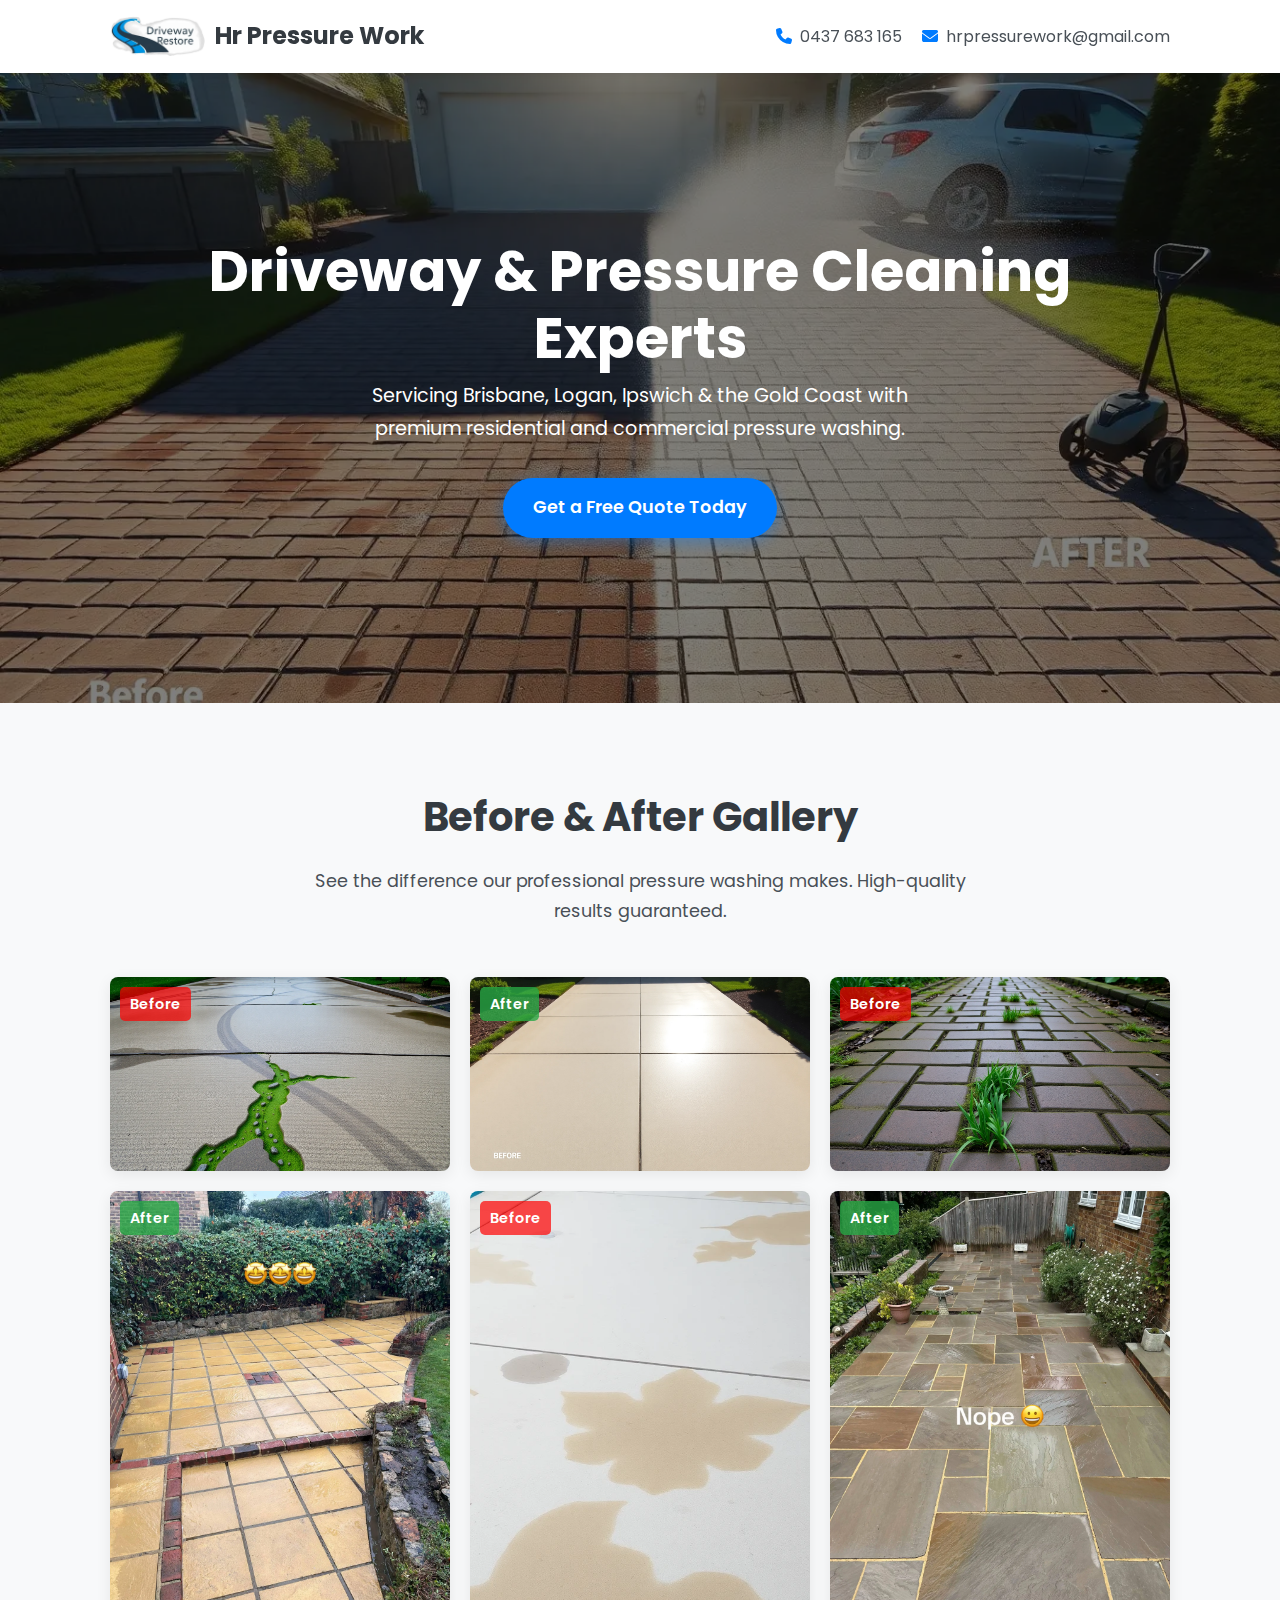
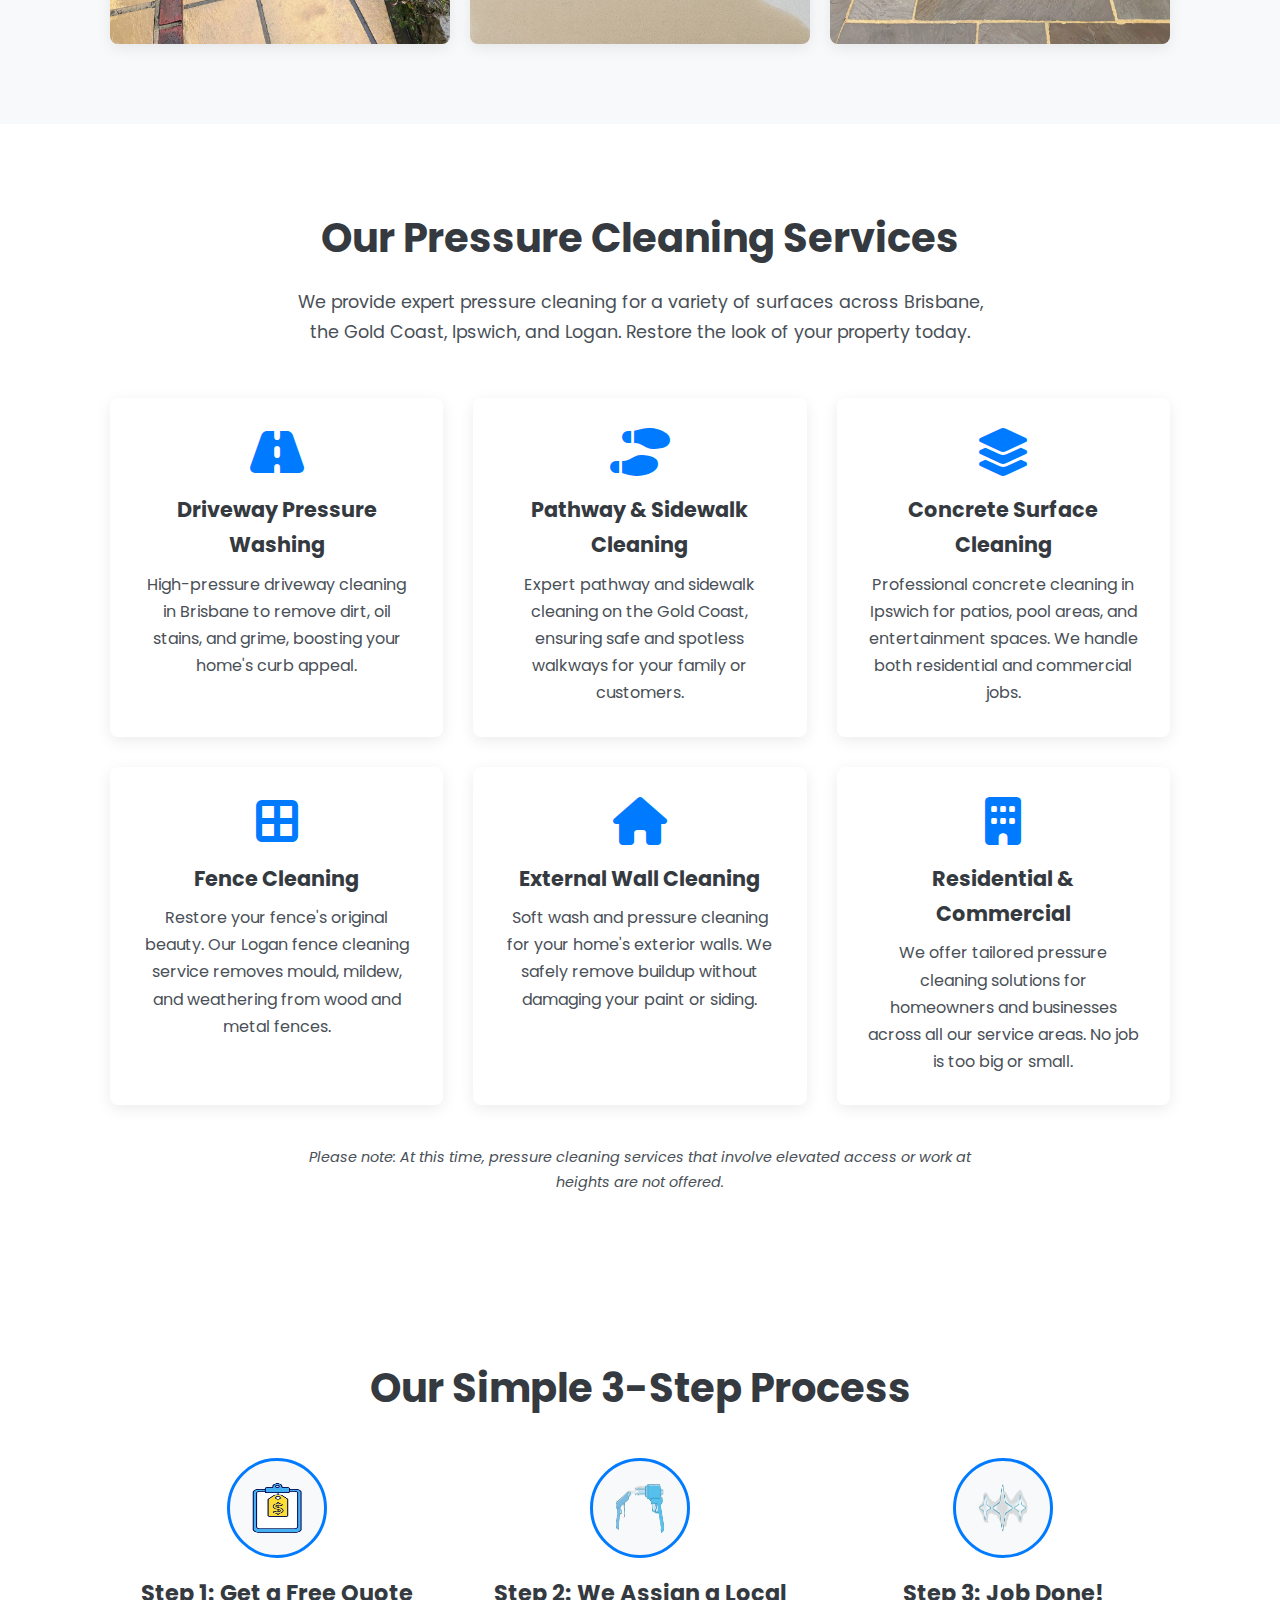
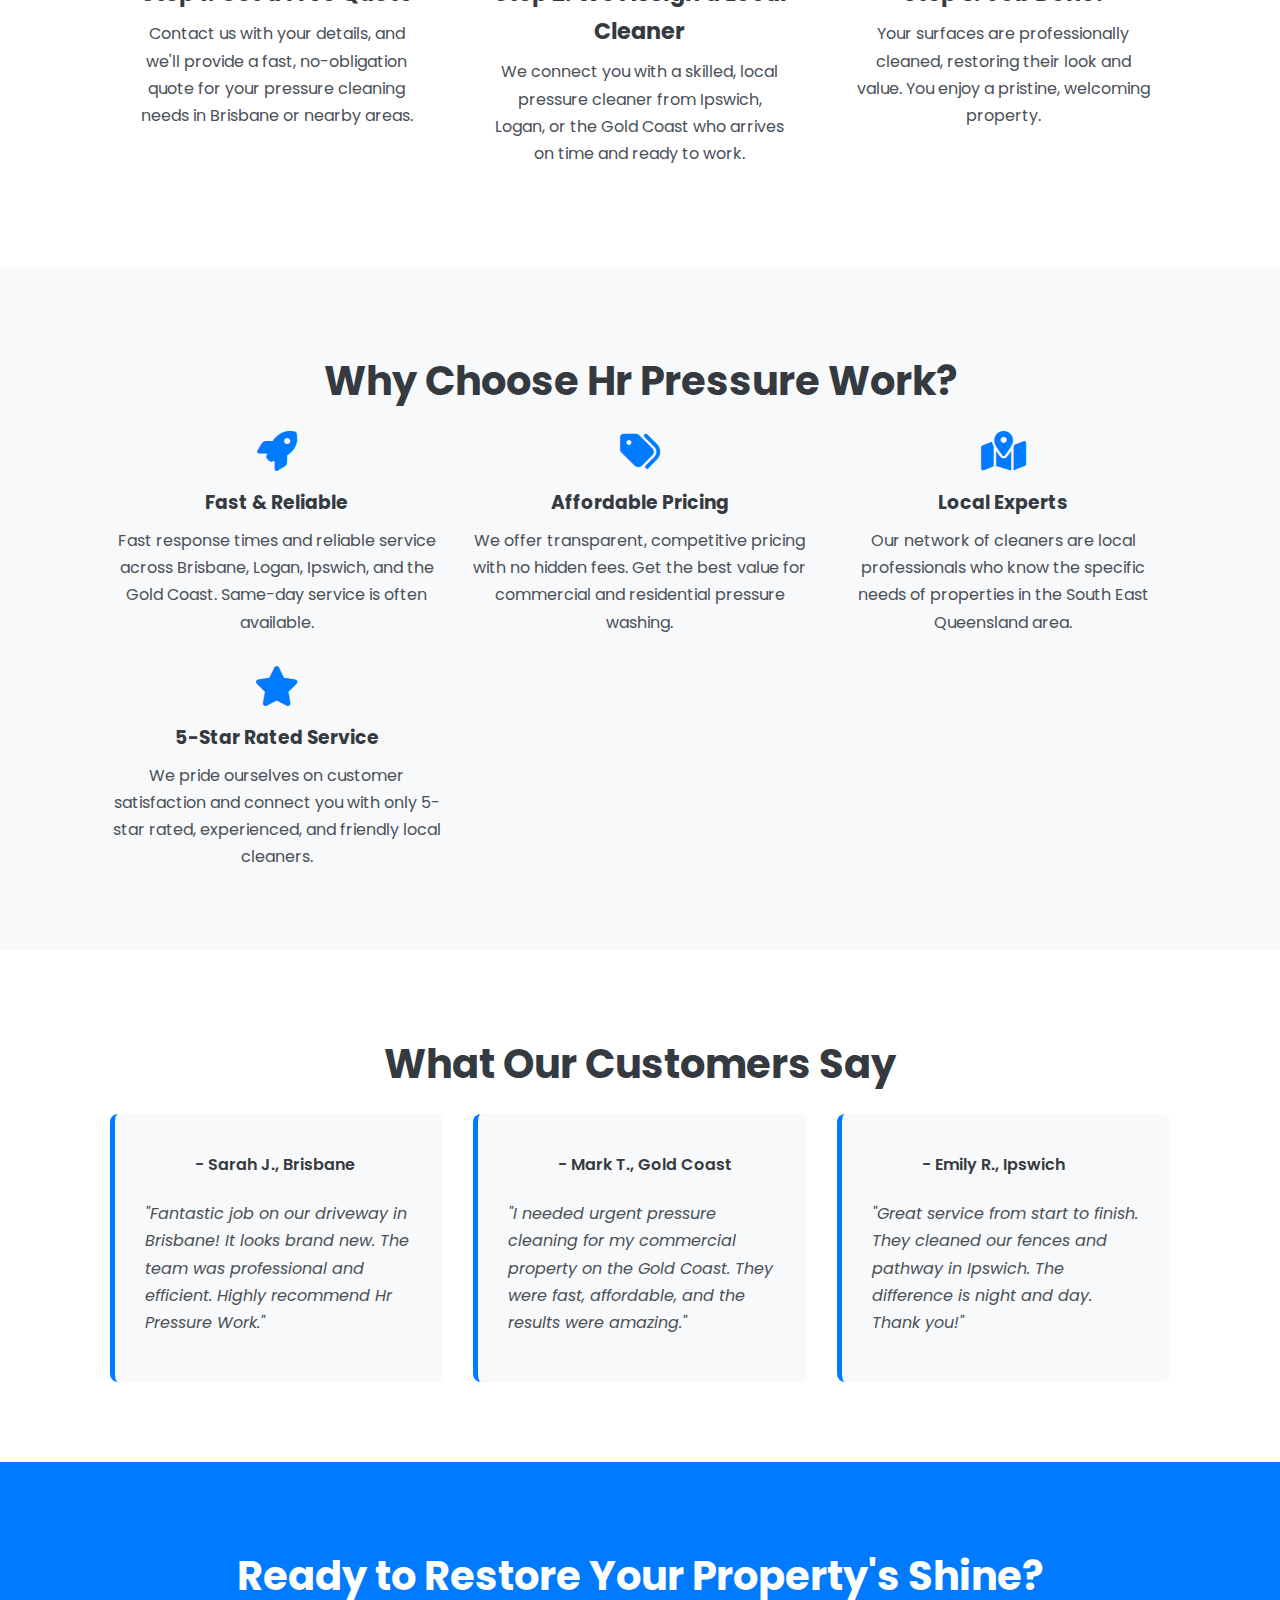
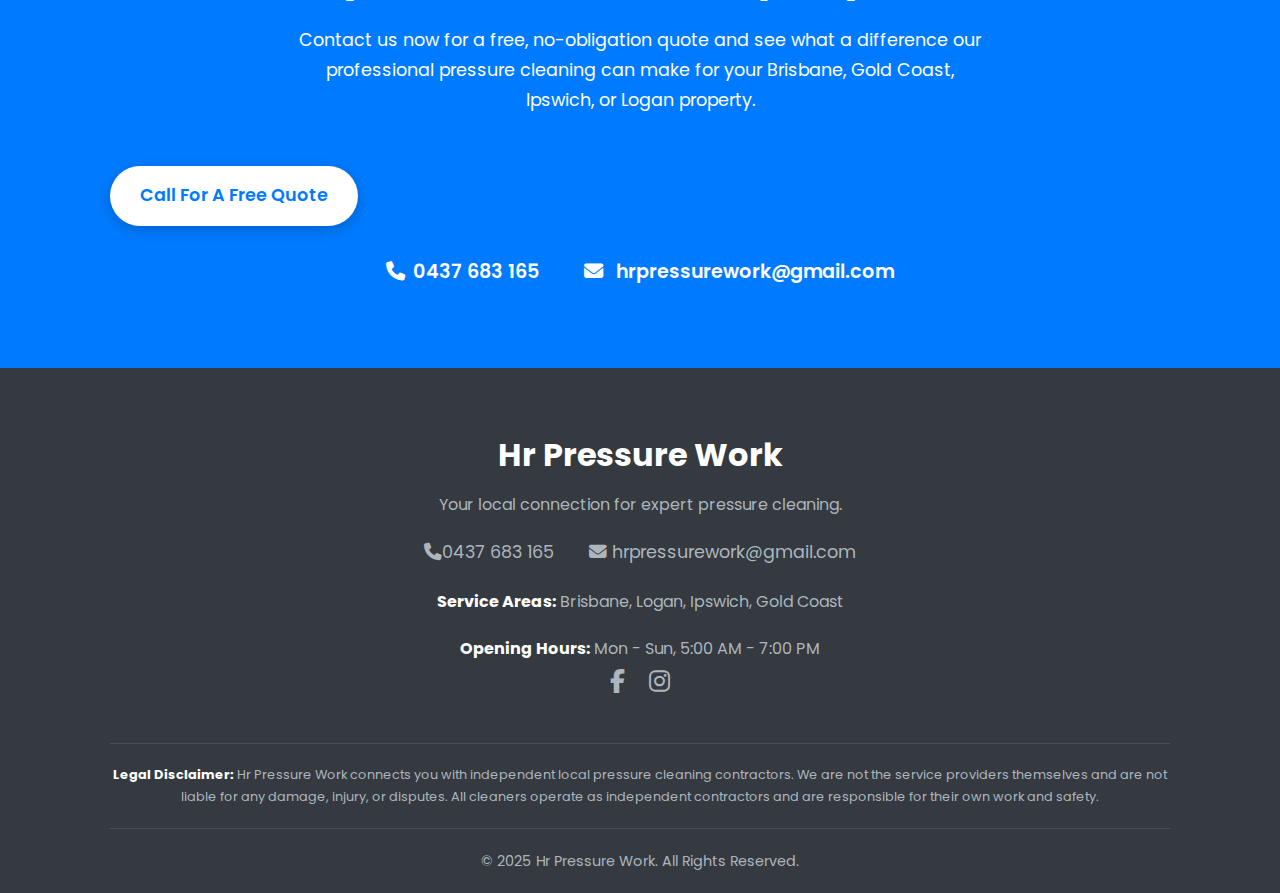
<file: index.html>
<!DOCTYPE html>
<html lang="en">
<head>
    <link rel="canonical" href="https://hrpressurework.com">
    <meta charset="UTF-8">
    <meta name="viewport" content="width=device-width, initial-scale=1.0">
    <title>Hr Pressure Work | Pressure Cleaning Brisbane, Logan, Ipswich & Gold Coast</title>
    
    <!-- Preload critical resources -->
    <link rel="preload" href="https://fonts.googleapis.com/css2?family=Poppins:wght@400;600;700&display=swap" as="style" onload="this.onload=null;this.rel='stylesheet'">
    <noscript><link rel="stylesheet" href="https://fonts.googleapis.com/css2?family=Poppins:wght@400;600;700&display=swap"></noscript>
    <link rel="preload" href="https://cdnjs.cloudflare.com/ajax/libs/font-awesome/6.4.0/css/all.min.css" as="style" onload="this.onload=null;this.rel='stylesheet'">
    <noscript><link rel="stylesheet" href="https://cdnjs.cloudflare.com/ajax/libs/font-awesome/6.4.0/css/all.min.css"></noscript>
    
    <!-- Preload critical images -->
    <link rel="preload" href="logo.webp" as="image">
    <link rel="preload" href="hero-background.webp" as="image">

    <script type="application/ld+json">
{
  "@context": "https://schema.org",
  "@type": "LocalBusiness",
  "name": "Hr Pressure Work",
  "description": "Hr Pressure Work offers professional pressure cleaning services across Brisbane. We specialize in restoring driveways, pathways, fences, and external surfaces to like-new condition using powerful equipment and proven techniques.",
  "image": "https://hrpressurework.com.au/og-image.png",
  "telephone": "+61437683165",
  "email": "hrpressurework@gmail.com",
  "address": {
    "@type": "PostalAddress",
    "streetAddress": "123 Wrecker Lane",
    "addressLocality": "Rocklea",
    "addressRegion": "QLD",
    "postalCode": "4106",
    "addressCountry": "AU"
  },
  "geo": {
    "@type": "GeoCoordinates",
    "latitude": -27.5111,
    "longitude": 153.0287
  },
  "url": "https://hrpressurework.com",
  "openingHoursSpecification": {
    "@type": "OpeningHoursSpecification",
    "dayOfWeek": [
      "Monday",
      "Tuesday",
      "Wednesday",
      "Thursday",
      "Friday",
      "Saturday",
      "Sunday"
    ],
    "opens": "05:00",
    "closes": "19:00"
  },
  "priceRange": "$$"
}
</script>

    <meta name="description" content="Professional driveway and pressure cleaning services in Brisbane, Logan, Ipswich, and the Gold Coast. We offer residential and commercial concrete cleaning, fence washing, and more. Get a free quote today!">
    <meta name="keywords" content="driveway cleaning Brisbane, pressure washing Gold Coast, concrete cleaning Ipswich, fence cleaning Logan, residential pressure cleaning, commercial pressure washing, Driveway Restore">
    <!-- Open Graph Meta Tags -->
    <meta property="og:title" content="Hr Pressure work | Professional Pressure Cleaning Brisbane, Logan, Ipswich & Gold Coast">
    <meta property="og:description" content="Expert driveway and pressure cleaning services. Transform your property with our professional team. Get a free quote today!">
    <meta property="og:image" content="og-image.png">
    <meta property="og:url" content="https://hrpressurework.com">
    <meta property="og:type" content="website">
    <meta property="og:site_name" content="Hr Pressure Work">
    
    <!-- Twitter Card Meta Tags -->
    <meta name="twitter:card" content="summary_large_image">
    <meta name="twitter:title" content="Hr Pressure Work | Professional Pressure Cleaning">
    <meta name="twitter:description" content="Expert driveway and pressure cleaning services in Brisbane, Logan, Ipswich and Gold Coast.">
    <meta name="twitter:image" content="og-image.png">
    
    <link rel="preconnect" href="https://fonts.googleapis.com">
    <link rel="preconnect" href="https://fonts.gstatic.com" crossorigin>

    <style>
        /* Critical CSS - Above the fold styles */
        :root {
            --primary-color: #007BFF;
            --primary-hover: #0056b3;
            --secondary-color: #343a40;
            --light-gray: #f8f9fa;
            --text-color: #495057;
            --white: #ffffff;
            --border-radius: 8px;
            --box-shadow: 0 4px 15px rgba(0, 0, 0, 0.08);
        }

        * {
            box-sizing: border-box;
            margin: 0;
            padding: 0;
            scroll-behavior: smooth;
        }

        body {
            font-family: 'Poppins', sans-serif;
            line-height: 1.7;
            color: var(--text-color);
            background-color: var(--white);
        }

        .container {
            max-width: 1100px;
            margin: 0 auto;
            padding: 0 20px;
        }

        /* Header & Navigation */
        .top-bar {
            background-color: var(--white);
            padding: 1rem 0;
            position: sticky;
            top: 0;
            z-index: 1000;
            width: 100%;
            box-shadow: 0 2px 5px rgba(0, 0, 0, 0.05);
            transition: padding 0.3s ease;
        }

        .top-bar .container {
            display: flex;
            justify-content: space-between;
            align-items: center;
        }

        .logo a {
            font-size: 1.5rem;
            font-weight: 700;
            color: var(--secondary-color);
            text-decoration: none;
            display: flex;
            align-items: center;
        }

        .logo-img {
            height: 40px;
            margin-right: 10px;
        }

        .contact-info-header {
            display: flex;
            align-items: center;
        }

        .header-link {
            color: var(--text-color);
            text-decoration: none;
            margin-left: 20px;
            display: flex;
            align-items: center;
        }

        .header-link i {
            color: var(--primary-color);
            margin-right: 8px;
        }

        .header-link:hover {
            color: var(--primary-color);
        }

        /* Hero Section */
        #hero {
            background: url('hero-background.webp') no-repeat center center/cover;
            color: var(--white);
            height: 70vh;
            min-height: 500px;
            display: flex;
            align-items: center;
            justify-content: center;
            text-align: center;
            position: relative;
        }

        #hero::before {
            content: '';
            position: absolute;
            top: 0;
            left: 0;
            right: 0;
            bottom: 0;
            background: rgba(0, 0, 0, 0.5);
        }

        .hero-content {
            position: relative;
            z-index: 2;
        }

        #hero h1 {
            font-size: 3.5rem;
            font-weight: 700;
            margin-bottom: 0.5rem;
            line-height: 1.2;
        }

        .tagline {
            font-size: 1.2rem;
            margin-bottom: 2rem;
            max-width: 600px;
            margin-left: auto;
            margin-right: auto;
        }

        .cta-button {
            background-color: var(--primary-color);
            color: var(--white);
            padding: 15px 30px;
            border-radius: 50px;
            text-decoration: none;
            font-weight: 600;
            font-size: 1.1rem;
            transition: background-color 0.3s ease, transform 0.3s ease;
            display: inline-block;
            box-shadow: 0 4px 15px rgba(0, 123, 255, 0.4);
        }

        .cta-button:hover {
            background-color: var(--primary-hover);
            transform: translateY(-3px);
        }

        /* Mobile responsive for critical above-fold content */
        @media (max-width: 768px) {
            #hero {
                height: 60vh;
            }
            #hero h1 {
                font-size: 2.2rem;
            }
            .tagline {
                font-size: 1rem;
            }
            .top-bar .container {
                flex-wrap: wrap;
                justify-content: space-between;
            }
            .logo {
                width: 100%;
                margin-bottom: 10px;
                text-align: center;
                justify-content: center;
            }
            .contact-info-header {
                display: flex;
                justify-content: center;
                width: 100%;
                margin-left: 0;
                flex-direction: column;
                align-items: center;
            }
            .header-link {
                margin: 0 10px 10px 10px;
            }
        }
    </style>
</head>
<body>

    <header class="top-bar" id="top-bar">
        <div class="container">
            <div class="logo">
                <a href="#">
                    <img src="logo.webp" alt="Hr Pressure Work Logo" class="logo-img" loading="eager">
                    Hr Pressure Work
                </a>
            </div>
            <div class="contact-info-header">
                <a href="tel:0437683165" class="header-link"><i class="fas fa-phone"></i> <span>0437 683 165</span></a>
                <a href="mailto:hrpressurework@gmail.com" class="header-link"><i class="fas fa-envelope"></i> <span>hrpressurework@gmail.com</span></a>
            </div>
        </div>
    </header>

    <main>
        <section id="hero">
            <div class="hero-content">
                <div class="container">
                    <h1>Driveway & Pressure Cleaning Experts</h1>
                    <p class="tagline">Servicing Brisbane, Logan, Ipswich &amp; the Gold Coast with premium residential and commercial pressure washing.</p>
                    <a href="tel:0437683165" class="cta-button">Get a Free Quote Today</a>
                </div>
            </div>
        </section>

        <section id="gallery" class="content-section bg-light">
            <div class="container">
                <h2>Before & After Gallery</h2>
                <p class="section-intro">See the difference our professional pressure washing makes. High-quality results guaranteed.</p>
                <div class="gallery-grid">
                    <div class="gallery-item">
                        <img src="before-driveway.webp" alt="Dirty driveway before pressure washing in Brisbane" loading="lazy" width="400" height="300">
                        <div class="label">Before</div>
                    </div>
                    <div class="gallery-item">
                        <img src="after-driveway.webp" alt="Clean driveway after pressure washing in Brisbane" loading="lazy" width="400" height="300">
                        <div class="label after">After</div>
                    </div>
                    <div class="gallery-item">
                        <img src="before-pathway.webp" alt="Grimey pathway before cleaning on the Gold Coast" loading="lazy" width="400" height="300">
                        <div class="label">Before</div>
                    </div>
                    <div class="gallery-item">
                        <img src="after-pathway.webp" alt="Spotless pathway after cleaning on the Gold Coast" loading="lazy" width="400" height="300">
                        <div class="label after">After</div>
                    </div>
                     <div class="gallery-item">
                        <img src="before-concrete.webp" alt="Stained concrete patio before cleaning in Ipswich" loading="lazy" width="400" height="300">
                        <div class="label">Before</div>
                    </div>
                    <div class="gallery-item">
                        <img src="after-concrete.webp" alt="Immaculate concrete patio after cleaning in Ipswich" loading="lazy" width="400" height="300">
                        <div class="label after">After</div>
                    </div>
                </div>
            </div>
        </section>

        <section id="services" class="content-section">
            <div class="container">
                <h2>Our Pressure Cleaning Services</h2>
                <p class="section-intro">We provide expert pressure cleaning for a variety of surfaces across Brisbane, the Gold Coast, Ipswich, and Logan. Restore the look of your property today.</p>
                <div class="services-grid">
                    <div class="service-card">
                        <i class="fas fa-road"></i>
                        <h3>Driveway Pressure Washing</h3>
                        <p>High-pressure driveway cleaning in Brisbane to remove dirt, oil stains, and grime, boosting your home's curb appeal.</p>
                    </div>
                    <div class="service-card">
                        <i class="fas fa-shoe-prints"></i>
                        <h3>Pathway & Sidewalk Cleaning</h3>
                        <p>Expert pathway and sidewalk cleaning on the Gold Coast, ensuring safe and spotless walkways for your family or customers.</p>
                    </div>
                    <div class="service-card">
                        <i class="fas fa-layer-group"></i>
                        <h3>Concrete Surface Cleaning</h3>
                        <p>Professional concrete cleaning in Ipswich for patios, pool areas, and entertainment spaces. We handle both residential and commercial jobs.</p>
                    </div>
                    <div class="service-card">
                        <i class="fas fa-border-all"></i>
                        <h3>Fence Cleaning</h3>
                        <p>Restore your fence's original beauty. Our Logan fence cleaning service removes mould, mildew, and weathering from wood and metal fences.</p>
                    </div>
                    <div class="service-card">
                        <i class="fas fa-home"></i>
                        <h3>External Wall Cleaning</h3>
                        <p>Soft wash and pressure cleaning for your home's exterior walls. We safely remove buildup without damaging your paint or siding.</p>
                    </div>
                    <div class="service-card">
                        <i class="fas fa-building"></i>
                        <h3>Residential & Commercial</h3>
                        <p>We offer tailored pressure cleaning solutions for homeowners and businesses across all our service areas. No job is too big or small.</p>
                    </div>
                </div>
                <p class="service-note">Please note: At this time, pressure cleaning services that involve elevated access or work at heights are not offered.</p>
            </div>
        </section>

        <section id="how-it-works" class="content-section">
            <div class="container">
                <h2>Our Simple 3-Step Process</h2>
                <div class="steps-container">
                    <div class="step-card">
                        <div class="step-icon"><img src="icon-quote.webp" alt="Quote icon" loading="lazy" width="50" height="50"></div>
                        <h3>Step 1: Get a Free Quote</h3>
                        <p>Contact us with your details, and we'll provide a fast, no-obligation quote for your pressure cleaning needs in Brisbane or nearby areas.</p>
                    </div>
                    <div class="step-card">
                        <div class="step-icon"><img src="icon-cleaner.webp" alt="Cleaner icon" loading="lazy" width="50" height="50"></div>
                        <h3>Step 2: We Assign a Local Cleaner</h3>
                        <p>We connect you with a skilled, local pressure cleaner from Ipswich, Logan, or the Gold Coast who arrives on time and ready to work.</p>
                    </div>
                    <div class="step-card">
                        <div class="step-icon"><img src="icon-sparkle.webp" alt="Sparkle icon" loading="lazy" width="50" height="50"></div>
                        <h3>Step 3: Job Done!</h3>
                        <p>Your surfaces are professionally cleaned, restoring their look and value. You enjoy a pristine, welcoming property.</p>
                    </div>
                </div>
            </div>
        </section>

        <section id="why-choose-us" class="content-section bg-light">
            <div class="container">
                <h2>Why Choose Hr Pressure Work?</h2>
                 <div class="why-grid">
                    <div class="why-item">
                        <i class="fas fa-rocket"></i>
                        <h3>Fast & Reliable</h3>
                        <p>Fast response times and reliable service across Brisbane, Logan, Ipswich, and the Gold Coast. Same-day service is often available.</p>
                    </div>
                    <div class="why-item">
                        <i class="fas fa-tags"></i>
                        <h3>Affordable Pricing</h3>
                        <p>We offer transparent, competitive pricing with no hidden fees. Get the best value for commercial and residential pressure washing.</p>
                    </div>
                    <div class="why-item">
                        <i class="fas fa-map-marked-alt"></i>
                        <h3>Local Experts</h3>
                        <p>Our network of cleaners are local professionals who know the specific needs of properties in the South East Queensland area.</p>
                    </div>
                    <div class="why-item">
                        <i class="fas fa-star"></i>
                        <h3>5-Star Rated Service</h3>
                        <p>We pride ourselves on customer satisfaction and connect you with only 5-star rated, experienced, and friendly local cleaners.</p>
                    </div>
                </div>
            </div>
        </section>

        <section id="testimonials" class="content-section">
            <div class="container">
                <h2>What Our Customers Say</h2>
                <div class="testimonial-grid">
                    <div class="testimonial-card">
                        <div class="testimonial-author">
                            <img src="avatar-sarah.webp" alt="Avatar for Sarah J." class="avatar" loading="lazy" width="40" height="40">
                            <h4>- Sarah J., Brisbane</h4>
                        </div>
                        <p>"Fantastic job on our driveway in Brisbane! It looks brand new. The team was professional and efficient. Highly recommend Hr Pressure Work."</p>
                    </div>
                    <div class="testimonial-card">
                        <div class="testimonial-author">
                             <img src="avatar-mark.webp" alt="Avatar for Mark T." class="avatar" loading="lazy" width="40" height="40">
                            <h4>- Mark T., Gold Coast</h4>
                        </div>
                        <p>"I needed urgent pressure cleaning for my commercial property on the Gold Coast. They were fast, affordable, and the results were amazing."</p>
                    </div>
                    <div class="testimonial-card">
                        <div class="testimonial-author">
                            <img src="avatar-emily.webp" alt="Avatar for Emily R." class="avatar" loading="lazy" width="40" height="40">
                            <h4>- Emily R., Ipswich</h4>
                        </div>
                        <p>"Great service from start to finish. They cleaned our fences and pathway in Ipswich. The difference is night and day. Thank you!"</p>
                    </div>
                </div>
            </div>
        </section>

        <section id="final-cta" class="content-section">
            <div class="container">
                <h2>Ready to Restore Your Property's Shine?</h2>
                <p class="section-intro">Contact us now for a free, no-obligation quote and see what a difference our professional pressure cleaning can make for your Brisbane, Gold Coast, Ipswich, or Logan property.</p>
                <a href="tel:0437683165" class="cta-button">Call For A Free Quote</a>
                <div class="final-cta-contact">
                    <a href="tel:0437683165"><i class="fas fa-phone"></i>0437 683 165</a>
                    <a href="mailto:hrpressurework@gmail.com"><i class="fas fa-envelope"></i> hrpressurework@gmail.com</a>
                </div>
            </div>
        </section>

        <footer id="contact">
            <div class="container">
                <div class="footer-content">
                    <h3>Hr Pressure Work</h3>
                    <p>Your local connection for expert pressure cleaning.</p>
                    <div class="footer-contact">
                        <a href="tel:0437683165"><i class="fas fa-phone"></i>0437 683 165</a>
                        <a href="mailto:hrpressurework@gmail.com"><i class="fas fa-envelope"></i> hrpressurework@gmail.com</a>
                    </div>
                    <div class="footer-areas">
                        <strong>Service Areas:</strong> Brisbane, Logan, Ipswich, Gold Coast
                    </div>
                    <div class="footer-hours">
                        <strong>Opening Hours:</strong> Mon - Sun, 5:00 AM - 7:00 PM
                    </div>
                    <div class="social-media">
                        <a href="#" aria-label="Facebook"><i class="fab fa-facebook-f"></i></a>
                        <a href="#" aria-label="Instagram"><i class="fab fa-instagram"></i></a>
                    </div>
                </div>
                <div class="footer-disclaimer">
                    <p><strong>Legal Disclaimer:</strong> Hr Pressure Work connects you with independent local pressure cleaning contractors. We are not the service providers themselves and are not liable for any damage, injury, or disputes. All cleaners operate as independent contractors and are responsible for their own work and safety.</p>
                </div>
                 <div class="footer-bottom">
                    &copy; 2025 Hr Pressure Work. All Rights Reserved.
                </div>
            </div>
        </footer>
    </main>

    <script>
        // Load non-critical CSS asynchronously
        function loadCSS(href) {
            var link = document.createElement('link');
            link.rel = 'stylesheet';
            link.href = 'data:text/css,' + encodeURIComponent(`
/* General Section Styling */
.content-section {
    padding: 80px 0;
}

.content-section h2 {
    text-align: center;
    font-size: 2.5rem;
    color: var(--secondary-color);
    margin-bottom: 1rem;
}

.section-intro {
    text-align: center;
    max-width: 700px;
    margin: 0 auto 50px auto;
    font-size: 1.1rem;
}

.bg-light {
    background-color: var(--light-gray);
}

/* Services Section */
.services-grid {
    display: grid;
    grid-template-columns: repeat(auto-fit, minmax(300px, 1fr));
    gap: 30px;
}

.service-card {
    background: var(--white);
    padding: 30px;
    border-radius: var(--border-radius);
    box-shadow: var(--box-shadow);
    text-align: center;
    transition: transform 0.3s ease, box-shadow 0.3s ease;
}

.service-card:hover {
    transform: translateY(-10px);
    box-shadow: 0 8px 25px rgba(0, 0, 0, 0.12);
}

.service-card i {
    font-size: 3rem;
    color: var(--primary-color);
    margin-bottom: 1rem;
}

.service-card h3 {
    color: var(--secondary-color);
    margin-bottom: 0.5rem;
    font-size: 1.3rem;
}

/* Gallery Section */
.gallery-grid {
    display: grid;
    grid-template-columns: repeat(auto-fit, minmax(300px, 1fr));
    gap: 20px;
}

.service-note {
    text-align: center;
    margin-top: 40px;
    font-style: italic;
    font-size: 0.9rem;
    color: var(--text-color);
    max-width: 700px;
    margin-left: auto;
    margin-right: auto;
}

.gallery-item {
    position: relative;
    overflow: hidden;
    border-radius: var(--border-radius);
    box-shadow: var(--box-shadow);
}

.gallery-item img {
    width: 100%;
    height: 100%;
    display: block;
    object-fit: cover;
    transition: transform 0.4s ease;
}

.gallery-item:hover img {
    transform: scale(1.05);
}

.gallery-item .label {
    position: absolute;
    top: 10px;
    left: 10px;
    background-color: rgba(255, 0, 0, 0.7);
    color: var(--white);
    padding: 5px 10px;
    border-radius: 5px;
    font-weight: 600;
    font-size: 0.9rem;
}

.gallery-item .label.after {
    background-color: rgba(40, 167, 69, 0.8);
}

/* How It Works Section */
.steps-container {
    display: flex;
    justify-content: space-between;
    gap: 30px;
}

.step-card {
    flex: 1;
    text-align: center;
    padding: 20px;
}

.step-icon {
    margin-bottom: 1rem;
    background-color: var(--light-gray);
    width: 100px;
    height: 100px;
    border-radius: 50%;
    display: inline-flex;
    align-items: center;
    justify-content: center;
    border: 3px solid var(--primary-color);
}

.step-icon img {
    width: 50px;
    height: 50px;
}

.step-card h3 {
    font-size: 1.4rem;
    color: var(--secondary-color);
    margin-bottom: 0.5rem;
}

/* Why Choose Us Section */
.why-grid {
    display: grid;
    grid-template-columns: repeat(auto-fit, minmax(250px, 1fr));
    gap: 30px;
}

.why-item {
    text-align: center;
}

.why-item i {
    font-size: 2.5rem;
    color: var(--primary-color);
    margin-bottom: 1rem;
}

.why-item h3 {
    color: var(--secondary-color);
    margin-bottom: 0.5rem;
}

/* Testimonials Section */
.testimonial-grid {
    display: grid;
    grid-template-columns: repeat(auto-fit, minmax(300px, 1fr));
    gap: 30px;
}

.testimonial-card {
    background: var(--light-gray);
    padding: 30px;
    border-radius: var(--border-radius);
    border-left: 5px solid var(--primary-color);
    display: flex;
    flex-direction: column;
}

.testimonial-card p {
    font-style: italic;
    margin-bottom: 1rem;
    flex-grow: 1;
}

.testimonial-author {
    display: flex;
    align-items: center;
    margin-bottom: 1rem;
}

.avatar {
    width: 40px;
    height: 40px;
    border-radius: 50%;
    margin-right: 10px;
    object-fit: cover;
}

.testimonial-card h4 {
    color: var(--secondary-color);
    font-weight: 600;
    margin: 0;
}

/* Final CTA Section */
#final-cta {
    background-color: var(--primary-color);
    color: var(--white);
}

#final-cta h2 {
    color: var(--white);
}

#final-cta .cta-button {
    background-color: var(--white);
    color: var(--primary-color);
    box-shadow: 0 4px 15px rgba(0, 0, 0, 0.2);
}

#final-cta .cta-button:hover {
    background-color: var(--light-gray);
    color: var(--primary-hover);
}

.final-cta-contact {
    text-align: center;
    margin-top: 30px;
}

.final-cta-contact a {
    color: var(--white);
    text-decoration: none;
    font-size: 1.2rem;
    font-weight: 600;
    margin: 0 20px;
    transition: opacity 0.3s;
}

.final-cta-contact a:hover {
    opacity: 0.8;
}

.final-cta-contact i {
    margin-right: 8px;
}

/* Footer */
footer {
    background-color: var(--secondary-color);
    color: #adb5bd;
    padding: 60px 0 20px 0;
}

.footer-content {
    text-align: center;
    margin-bottom: 40px;
}

footer h3 {
    color: var(--white);
    font-size: 2rem;
    margin-bottom: 0.5rem;
}

.footer-contact {
    margin: 20px 0;
}

.footer-contact a {
    color: #adb5bd;
    text-decoration: none;
    margin: 0 15px;
    font-size: 1.1rem;
    transition: color 0.3s ease;
}

.footer-contact a:hover {
    color: var(--white);
}

.footer-areas {
    margin-bottom: 20px;
}

.footer-areas strong {
    color: var(--white);
}

.footer-hours strong {
    color: var(--white);
}

.social-media a {
    color: #adb5bd;
    text-decoration: none;
    font-size: 1.5rem;
    margin: 0 10px;
    transition: color 0.3s ease;
}

.social-media a:hover {
    color: var(--primary-color);
}

.footer-disclaimer {
    border-top: 1px solid #495057;
    padding-top: 20px;
    margin-bottom: 20px;
    font-size: 0.8rem;
    text-align: center;
}

.footer-disclaimer strong {
    color: var(--white);
}

.footer-bottom {
    text-align: center;
    font-size: 0.9rem;
    padding-top: 20px;
    border-top: 1px solid #495057;
}

/* Responsive Design */
@media (max-width: 992px) {
    .steps-container {
        flex-direction: column;
    }
}

@media (max-width: 768px) {
    .content-section {
        padding: 60px 0;
    }
    .content-section h2 {
        font-size: 2rem;
    }
    .gallery-grid {
        grid-template-columns: 1fr;
    }
}

@media (max-width: 576px) {
    .logo a {
        font-size: 1.3rem;
    }
    .header-link {
        font-size: 0.9rem;
        margin: 0 5px 10px 5px;
    }
}`);
            document.head.appendChild(link);
        }

        // Load non-critical CSS after page load
        if (window.addEventListener) {
            window.addEventListener('load', function() {
                loadCSS();
            });
        } else {
            window.attachEvent('onload', function() {
                loadCSS();
            });
        }

        // Minimal JavaScript for performance - only essential functionality
        document.addEventListener('DOMContentLoaded', function() {
            // Simple smooth scrolling for any anchor links (if needed)
            var links = document.querySelectorAll('a[href^="#"]');
            for (var i = 0; i < links.length; i++) {
                links[i].addEventListener('click', function(e) {
                    var target = document.querySelector(this.getAttribute('href'));
                    if (target) {
                        e.preventDefault();
                        target.scrollIntoView({
                            behavior: 'smooth',
                            block: 'start'
                        });
                    }
                });
            }
        });
    </script>
</file>
